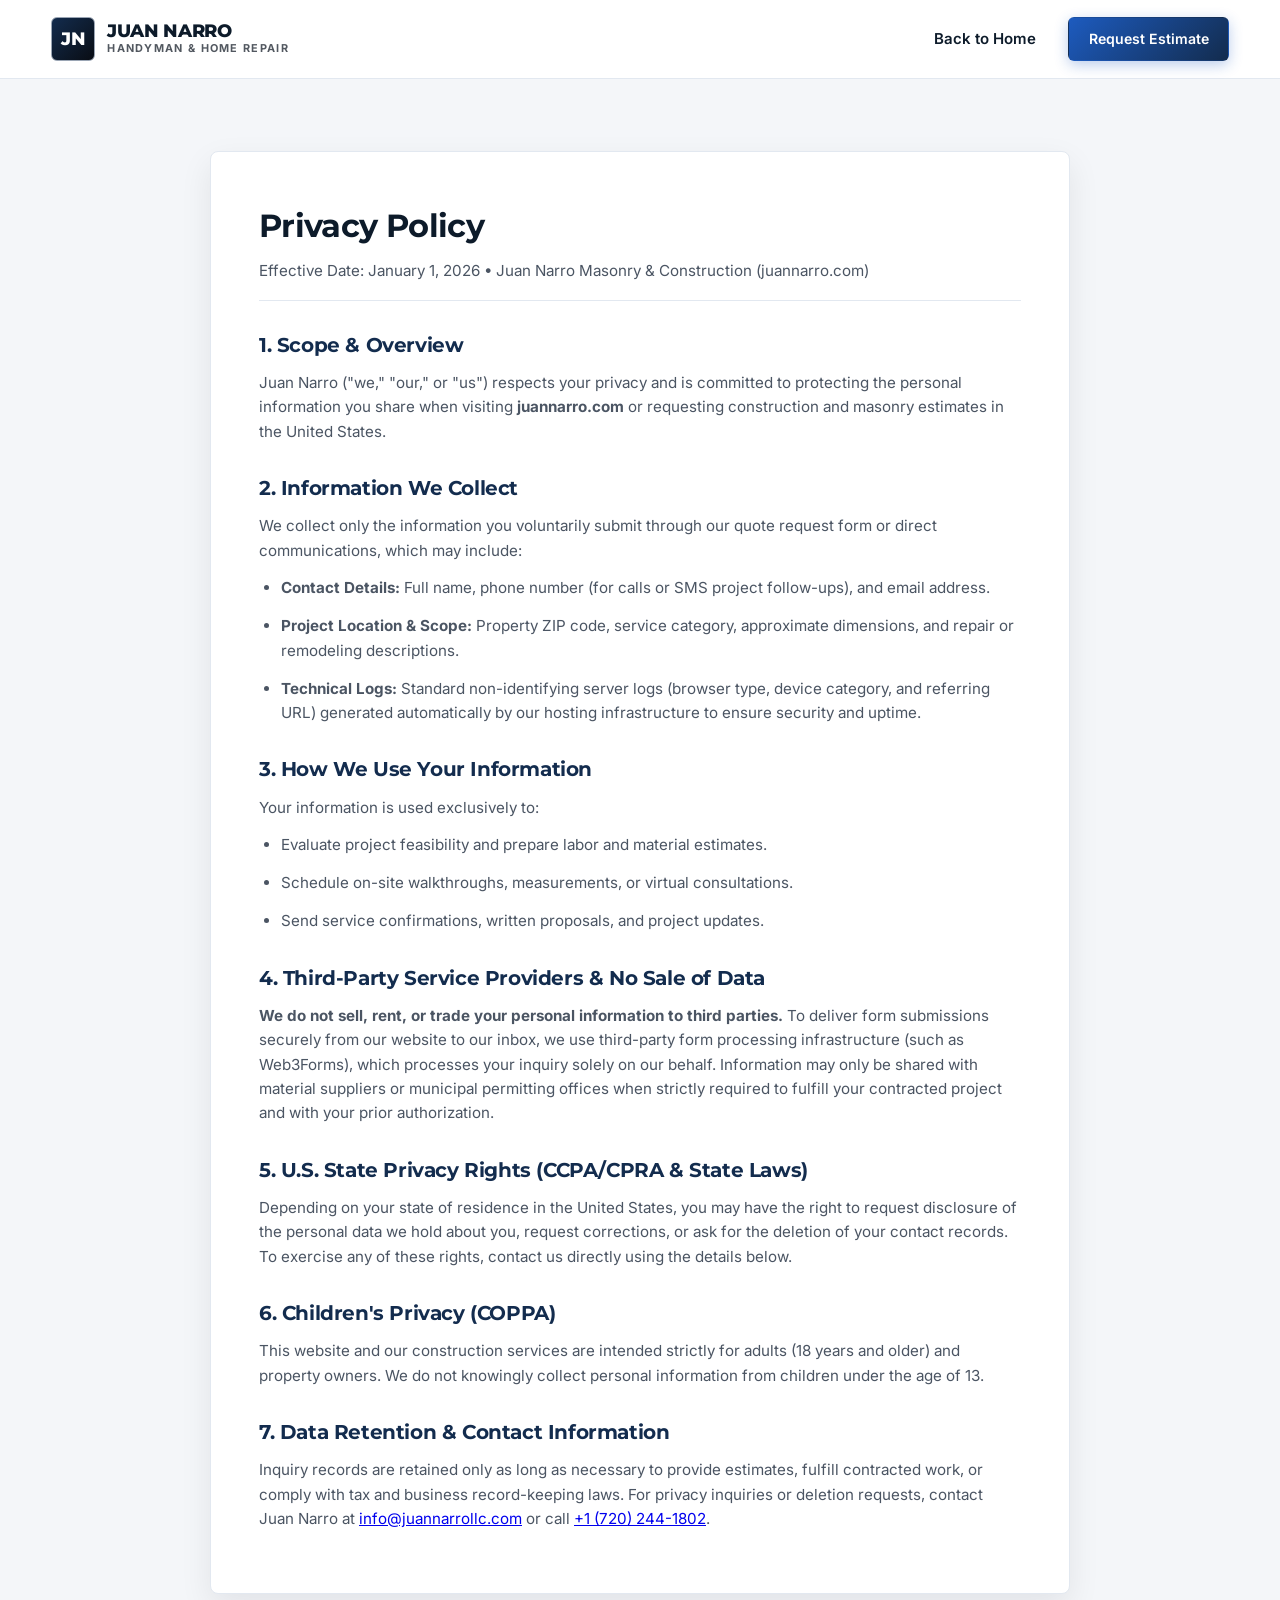
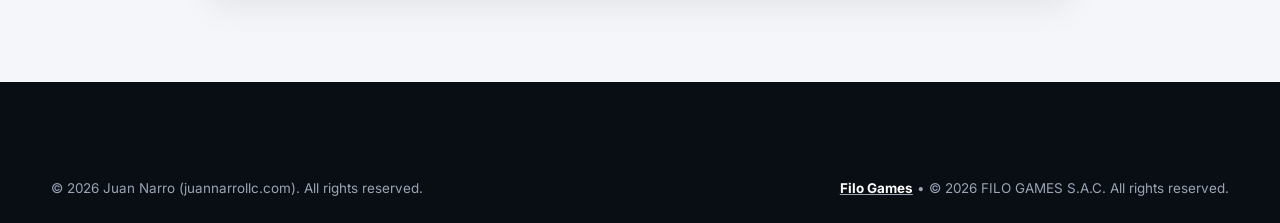
<file: privacy.html>
<!DOCTYPE html>
<html lang="en">
<head>
  <meta charset="UTF-8" />
  <meta name="viewport" content="width=device-width, initial-scale=1.0" />
  <title>Privacy Policy | Juan Narro HANDYMAN & HOME REPAIR</title>
  <meta name="robots" content="noindex, follow" />
  <link rel="preconnect" href="https://fonts.googleapis.com">
  <link rel="preconnect" href="https://fonts.gstatic.com" crossorigin>
  <link href="https://fonts.googleapis.com/css2?family=Inter:wght@400;500;600;700&family=Montserrat:wght@700;800&display=swap" rel="stylesheet">
  <link rel="stylesheet" href="CSS/cssBase.css" />
  <link rel="icon" type="image/svg+xml" href="data:image/svg+xml,%3Csvg xmlns='http://www.w3.org/2000/svg' viewBox='0 0 64 64'%3E%3Cdefs%3E%3ClinearGradient id='g' x1='0%25' y1='0%25' x2='100%25' y2='100%25'%3E%3Cstop offset='0%25' stop-color='%23132c4e'/%3E%3Cstop offset='100%25' stop-color='%23090d14'/%3E%3C/linearGradient%3E%3C/defs%3E%3Crect width='60' height='60' x='2' y='2' rx='12' fill='url(%23g)' stroke='%239aa5b4' stroke-width='3'/%3E%3Ctext x='50%25' y='53%25' dominant-baseline='middle' text-anchor='middle' fill='%23ffffff' font-family='Arial, sans-serif' font-weight='800' font-size='26' letter-spacing='-1'%3EJN%3C/text%3E%3C/svg%3E">
</head>
<body>

  <header class="navbar" id="navbar">
    <div class="container nav-inner">
      <a href="index.html" class="brand">
        <span class="brand-mark" aria-hidden="true">JN</span>
        <span class="brand-text">
          <strong class="brand-name">JUAN NARRO</strong>
          <small class="brand-sub">HANDYMAN &amp; HOME REPAIR</small>
        </span>
      </a>
      <nav class="nav-links" id="nav-links">
        <a href="index.html">Back to Home</a>
        <a href="index.html#estimate" class="btn btn-primary btn-sm">Request Estimate</a>
      </nav>
    </div>
  </header>

  <main class="legal-page">
    <div class="container">
      <article class="legal-article">
        <h1>Privacy Policy</h1>
        <p class="legal-meta">Effective Date: January 1, 2026 &bull; Juan Narro Masonry &amp; Construction (juannarro.com)</p>

        <h2>1. Scope &amp; Overview</h2>
        <p>Juan Narro ("we," "our," or "us") respects your privacy and is committed to protecting the personal information you share when visiting <strong>juannarro.com</strong> or requesting construction and masonry estimates in the United States.</p>

        <h2>2. Information We Collect</h2>
        <p>We collect only the information you voluntarily submit through our quote request form or direct communications, which may include:</p>
        <ul>
          <li><strong>Contact Details:</strong> Full name, phone number (for calls or SMS project follow-ups), and email address.</li>
          <li><strong>Project Location &amp; Scope:</strong> Property ZIP code, service category, approximate dimensions, and repair or remodeling descriptions.</li>
          <li><strong>Technical Logs:</strong> Standard non-identifying server logs (browser type, device category, and referring URL) generated automatically by our hosting infrastructure to ensure security and uptime.</li>
        </ul>

        <h2>3. How We Use Your Information</h2>
        <p>Your information is used exclusively to:</p>
        <ul>
          <li>Evaluate project feasibility and prepare labor and material estimates.</li>
          <li>Schedule on-site walkthroughs, measurements, or virtual consultations.</li>
          <li>Send service confirmations, written proposals, and project updates.</li>
        </ul>

        <h2>4. Third-Party Service Providers &amp; No Sale of Data</h2>
        <p><strong>We do not sell, rent, or trade your personal information to third parties.</strong> To deliver form submissions securely from our website to our inbox, we use third-party form processing infrastructure (such as Web3Forms), which processes your inquiry solely on our behalf. Information may only be shared with material suppliers or municipal permitting offices when strictly required to fulfill your contracted project and with your prior authorization.</p>

        <h2>5. U.S. State Privacy Rights (CCPA/CPRA &amp; State Laws)</h2>
        <p>Depending on your state of residence in the United States, you may have the right to request disclosure of the personal data we hold about you, request corrections, or ask for the deletion of your contact records. To exercise any of these rights, contact us directly using the details below.</p>

        <h2>6. Children's Privacy (COPPA)</h2>
        <p>This website and our construction services are intended strictly for adults (18 years and older) and property owners. We do not knowingly collect personal information from children under the age of 13.</p>

        <h2>7. Data Retention &amp; Contact Information</h2>
        <p>Inquiry records are retained only as long as necessary to provide estimates, fulfill contracted work, or comply with tax and business record-keeping laws. For privacy inquiries or deletion requests, contact Juan Narro at <a href="mailto:contact@juannarro.com">info@juannarrollc.com</a> or call <a href="tel:+17202441802">+1 (720) 244-1802</a>.</p>
      </article>
    </div>
  </main>

  <footer class="footer">
    <div class="footer-bottom">
      <div class="container footer-bottom-inner">
        <p>&copy; 2026 Juan Narro (juannarrollc.com). All rights reserved.</p>
        <p class="dev-credit">
          <a href="https://filogames.com" target="_blank" rel="noopener" style="color: inherit; text-decoration: underline;"><strong>Filo Games</strong></a> &bull; &copy; 2026 FILO GAMES S.A.C. All rights reserved.
        </p>
      </div>
    </div>
  </footer>

</body>
</html>
</file>
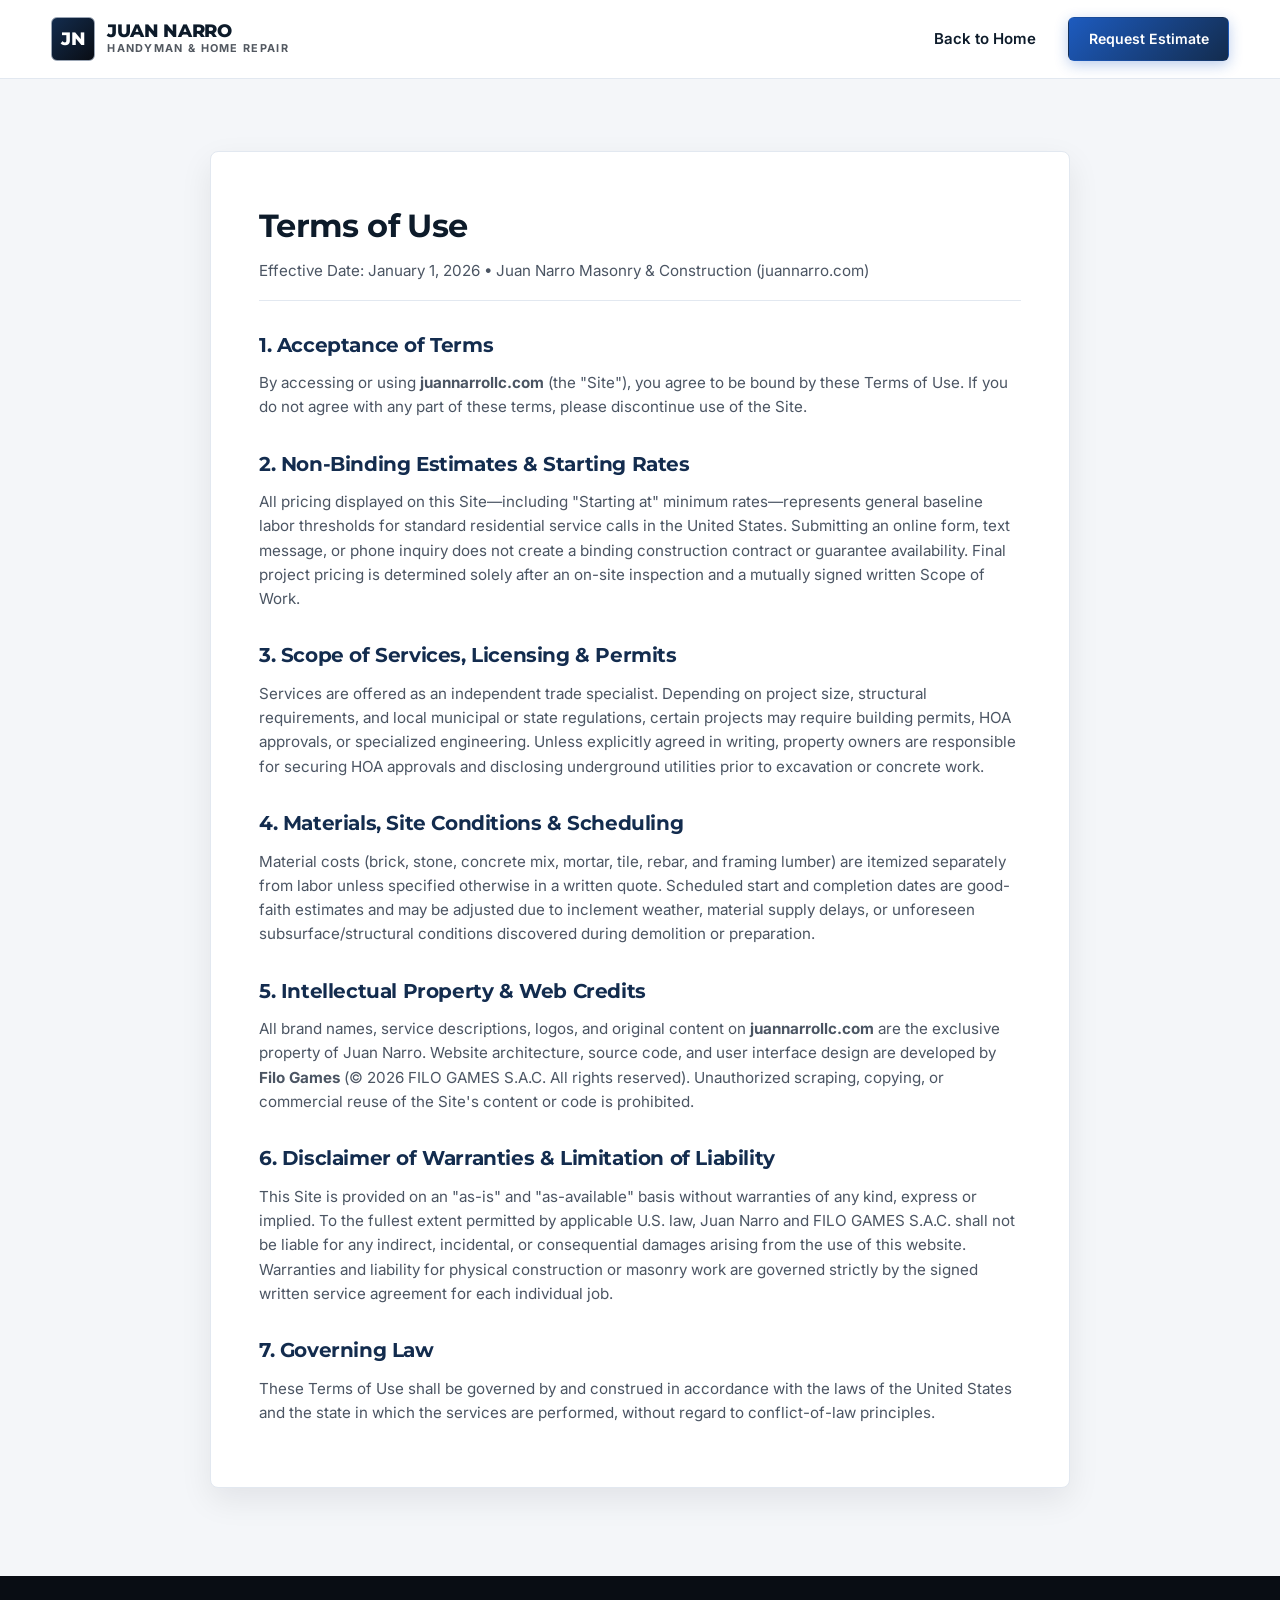
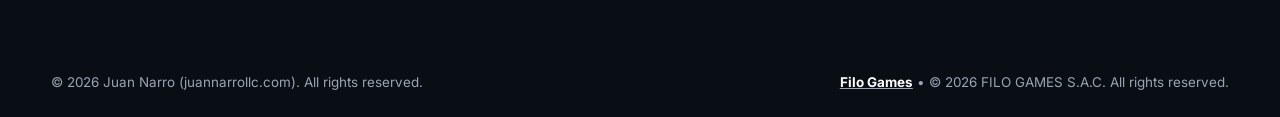
<file: terms.html>
<!DOCTYPE html>
<html lang="en">
<head>
  <meta charset="UTF-8" />
  <meta name="viewport" content="width=device-width, initial-scale=1.0" />
  <title>Terms of Use | Juan Narro HANDYMAN & HOME REPAIR</title>
  <meta name="robots" content="noindex, follow" />
  <link rel="preconnect" href="https://fonts.googleapis.com">
  <link rel="preconnect" href="https://fonts.gstatic.com" crossorigin>
  <link href="https://fonts.googleapis.com/css2?family=Inter:wght@400;500;600;700&family=Montserrat:wght@700;800&display=swap" rel="stylesheet">
  <link rel="stylesheet" href="CSS/cssBase.css" />
  <link rel="icon" type="image/svg+xml" href="data:image/svg+xml,%3Csvg xmlns='http://www.w3.org/2000/svg' viewBox='0 0 64 64'%3E%3Cdefs%3E%3ClinearGradient id='g' x1='0%25' y1='0%25' x2='100%25' y2='100%25'%3E%3Cstop offset='0%25' stop-color='%23132c4e'/%3E%3Cstop offset='100%25' stop-color='%23090d14'/%3E%3C/linearGradient%3E%3C/defs%3E%3Crect width='60' height='60' x='2' y='2' rx='12' fill='url(%23g)' stroke='%239aa5b4' stroke-width='3'/%3E%3Ctext x='50%25' y='53%25' dominant-baseline='middle' text-anchor='middle' fill='%23ffffff' font-family='Arial, sans-serif' font-weight='800' font-size='26' letter-spacing='-1'%3EJN%3C/text%3E%3C/svg%3E">
</head>
<body>

  <header class="navbar" id="navbar">
    <div class="container nav-inner">
      <a href="index.html" class="brand">
        <span class="brand-mark" aria-hidden="true">JN</span>
        <span class="brand-text">
          <strong class="brand-name">JUAN NARRO</strong>
          <small class="brand-sub">HANDYMAN &amp; HOME REPAIR</small>
        </span>
      </a>
      <nav class="nav-links" id="nav-links">
        <a href="index.html">Back to Home</a>
        <a href="index.html#estimate" class="btn btn-primary btn-sm">Request Estimate</a>
      </nav>
    </div>
  </header>

  <main class="legal-page">
    <div class="container">
      <article class="legal-article">
        <h1>Terms of Use</h1>
        <p class="legal-meta">Effective Date: January 1, 2026 &bull; Juan Narro Masonry &amp; Construction (juannarro.com)</p>
        
        <h2>1. Acceptance of Terms</h2>
        <p>By accessing or using <strong>juannarrollc.com</strong> (the "Site"), you agree to be bound by these Terms of Use. If you do not agree with any part of these terms, please discontinue use of the Site.</p>

        <h2>2. Non-Binding Estimates &amp; Starting Rates</h2>
        <p>All pricing displayed on this Site—including "Starting at" minimum rates—represents general baseline labor thresholds for standard residential service calls in the United States. Submitting an online form, text message, or phone inquiry does not create a binding construction contract or guarantee availability. Final project pricing is determined solely after an on-site inspection and a mutually signed written Scope of Work.</p>

        <h2>3. Scope of Services, Licensing &amp; Permits</h2>
        <p>Services are offered as an independent trade specialist. Depending on project size, structural requirements, and local municipal or state regulations, certain projects may require building permits, HOA approvals, or specialized engineering. Unless explicitly agreed in writing, property owners are responsible for securing HOA approvals and disclosing underground utilities prior to excavation or concrete work.</p>

        <h2>4. Materials, Site Conditions &amp; Scheduling</h2>
        <p>Material costs (brick, stone, concrete mix, mortar, tile, rebar, and framing lumber) are itemized separately from labor unless specified otherwise in a written quote. Scheduled start and completion dates are good-faith estimates and may be adjusted due to inclement weather, material supply delays, or unforeseen subsurface/structural conditions discovered during demolition or preparation.</p>

        <h2>5. Intellectual Property &amp; Web Credits</h2>
        <p>All brand names, service descriptions, logos, and original content on <strong>juannarrollc.com</strong> are the exclusive property of Juan Narro. Website architecture, source code, and user interface design are developed by <strong>Filo Games</strong> (&copy; 2026 FILO GAMES S.A.C. All rights reserved). Unauthorized scraping, copying, or commercial reuse of the Site's content or code is prohibited.</p>

        <h2>6. Disclaimer of Warranties &amp; Limitation of Liability</h2>
        <p>This Site is provided on an "as-is" and "as-available" basis without warranties of any kind, express or implied. To the fullest extent permitted by applicable U.S. law, Juan Narro and FILO GAMES S.A.C. shall not be liable for any indirect, incidental, or consequential damages arising from the use of this website. Warranties and liability for physical construction or masonry work are governed strictly by the signed written service agreement for each individual job.</p>

        <h2>7. Governing Law</h2>
        <p>These Terms of Use shall be governed by and construed in accordance with the laws of the United States and the state in which the services are performed, without regard to conflict-of-law principles.</p>
      </article>
    </div>
  </main>

  <footer class="footer">
    <div class="footer-bottom">
      <div class="container footer-bottom-inner">
        <p>&copy; 2026 Juan Narro (juannarrollc.com). All rights reserved.</p>
        <p class="dev-credit">
          <a href="https://filogames.com" target="_blank" rel="noopener" style="color: inherit; text-decoration: underline;"><strong>Filo Games</strong></a> &bull; &copy; 2026 FILO GAMES S.A.C. All rights reserved.
        </p>
      </div>
    </div>
  </footer>

</body>
</html>
</file>
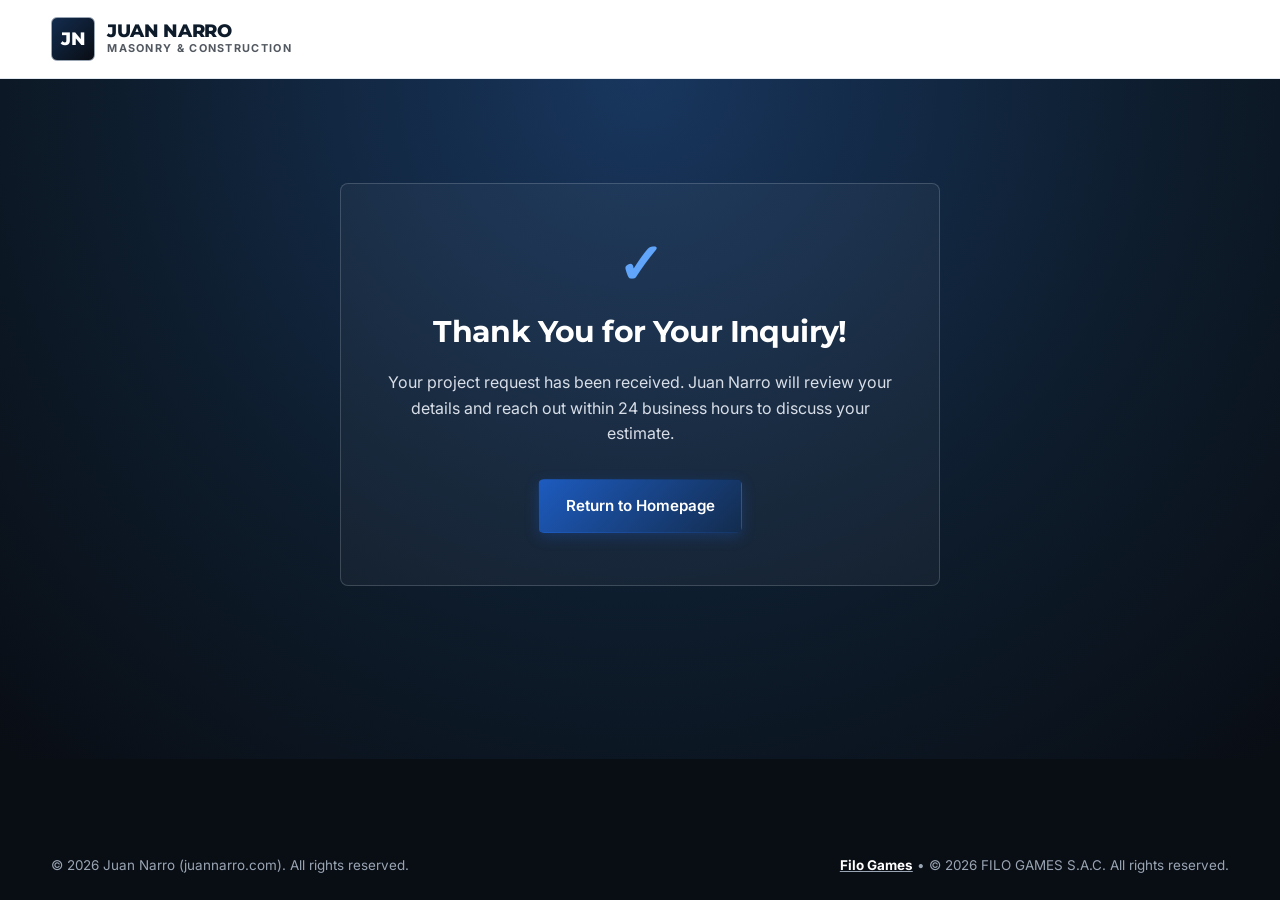
<file: thanks.html>
<!DOCTYPE html>
<html lang="en">
<head>
  <meta charset="UTF-8" />
  <meta name="viewport" content="width=device-width, initial-scale=1.0" />
  <title>Quote Request Received | Juan Narro Construction</title>
  <meta name="robots" content="noindex, nofollow" />
  <link rel="preconnect" href="https://fonts.googleapis.com">
  <link rel="preconnect" href="https://fonts.gstatic.com" crossorigin>
  <link href="https://fonts.googleapis.com/css2?family=Inter:wght@400;500;600;700&family=Montserrat:wght@700;800&display=swap" rel="stylesheet">
  <link rel="stylesheet" href="CSS/cssBase.css" />
  <link rel="icon" type="image/svg+xml" href="data:image/svg+xml,%3Csvg xmlns='http://www.w3.org/2000/svg' viewBox='0 0 64 64'%3E%3Cdefs%3E%3ClinearGradient id='g' x1='0%25' y1='0%25' x2='100%25' y2='100%25'%3E%3Cstop offset='0%25' stop-color='%23132c4e'/%3E%3Cstop offset='100%25' stop-color='%23090d14'/%3E%3C/linearGradient%3E%3C/defs%3E%3Crect width='60' height='60' x='2' y='2' rx='12' fill='url(%23g)' stroke='%239aa5b4' stroke-width='3'/%3E%3Ctext x='50%25' y='53%25' dominant-baseline='middle' text-anchor='middle' fill='%23ffffff' font-family='Arial, sans-serif' font-weight='800' font-size='26' letter-spacing='-1'%3EJN%3C/text%3E%3C/svg%3E">
</head>
<body>

  <header class="navbar">
    <div class="container nav-inner">
      <a href="index.html" class="brand">
        <span class="brand-mark" aria-hidden="true">JN</span>
        <span class="brand-text">
          <strong class="brand-name">JUAN NARRO</strong>
          <small class="brand-sub">MASONRY &amp; CONSTRUCTION</small>
        </span>
      </a>
    </div>
  </header>

  <main class="status-section">
    <div class="container">
      <article class="status-card">
        <span class="status-code" aria-hidden="true">&#10003;</span>
        <h1 id="thanks-heading">Thank You for Your Inquiry!</h1>
        <p>
          Your project request has been received. Juan Narro will review your details and reach out within 24 business hours to discuss your estimate.
        </p>
        <a href="index.html" class="btn btn-primary">Return to Homepage</a>
      </article>
    </div>
  </main>

  <footer class="footer">
    <div class="footer-bottom">
      <div class="container footer-bottom-inner">
        <p>&copy; 2026 Juan Narro (juannarro.com). All rights reserved.</p>
        <p class="dev-credit">
          <a href="https://filogames.com" target="_blank" rel="noopener" style="color: inherit; text-decoration: underline;"><strong>Filo Games</strong></a> &bull; &copy; 2026 FILO GAMES S.A.C. All rights reserved.
        </p>
      </div>
    </div>
  </footer>

  <script>
    const params = new URLSearchParams(window.location.search);
    const clientName = params.get('name');
    if (clientName) {
      document.getElementById('thanks-heading').textContent = `Thank You, ${clientName}!`;
    }
  </script>
</body>
</html>
</file>
<file: CSS/cssBase.css>
:root {
  --black: #090d14;
  --navy-dark: #0d1b2a;
  --navy-primary: #132c4e;
  --blue-accent: #1d5bbf;
  --blue-hover: #256ee0;
  --silver-light: #f4f6f9;
  --silver-mid: #d8dee8;
  --silver-metallic: #9aa5b4;
  --white: #ffffff;
  --text-dark: #111827;
  --text-muted: #4b5563;
  --border-light: #e2e8f0;
  --shadow-card: 0 12px 32px rgba(9, 13, 20, 0.08);
  --shadow-hover: 0 20px 40px rgba(19, 44, 78, 0.16);
  --radius: 8px;
  --transition: all 0.35s cubic-bezier(0.22, 1, 0.36, 1);
}

* {
  margin: 0;
  padding: 0;
  box-sizing: border-box;
}

html {
  scroll-behavior: smooth;
}

body {
  font-family: 'Inter', sans-serif;
  color: var(--text-dark);
  background-color: var(--white);
  line-height: 1.6;
  overflow-x: hidden;
  display: flex;
  flex-direction: column;
  min-height: 100vh;
}

main {
  flex: 1;
}

h1, h2, h3, h4, .brand-name {
  font-family: 'Montserrat', sans-serif;
  letter-spacing: -0.02em;
}

address {
  font-style: normal;
}

fieldset {
  border: none;
}

.container {
  width: 92%;
  max-width: 1200px;
  margin: 0 auto;
}

/* Top Bar */
.top-bar {
  background-color: var(--black);
  color: var(--silver-mid);
  font-size: 0.82rem;
  padding: 0.55rem 0;
  border-bottom: 1px solid rgba(255, 255, 255, 0.08);
}

.top-bar-inner {
  display: flex;
  justify-content: space-between;
  align-items: center;
  flex-wrap: wrap;
  gap: 0.5rem;
}

.top-bar .dot {
  display: inline-block;
  width: 8px;
  height: 8px;
  background-color: #38bdf8;
  border-radius: 50%;
  margin-right: 6px;
  box-shadow: 0 0 8px #38bdf8;
}

.top-bar a {
  color: var(--white);
  text-decoration: none;
  font-weight: 600;
}

.top-bar .divider {
  margin: 0 10px;
  color: var(--silver-metallic);
}

/* Navbar */
.navbar {
  position: sticky;
  top: 0;
  z-index: 1000;
  background: rgba(255, 255, 255, 0.96);
  backdrop-filter: blur(10px);
  border-bottom: 1px solid var(--border-light);
  transition: var(--transition);
}

.navbar.scrolled {
  box-shadow: 0 4px 20px rgba(9, 13, 20, 0.08);
}

.nav-inner {
  display: flex;
  justify-content: space-between;
  align-items: center;
  height: 78px;
}

.brand {
  display: flex;
  align-items: center;
  gap: 12px;
  text-decoration: none;
}

.brand-mark {
  width: 44px;
  height: 44px;
  background: linear-gradient(135deg, var(--navy-primary), var(--black));
  color: var(--white);
  font-family: 'Montserrat', sans-serif;
  font-weight: 800;
  font-size: 1.15rem;
  display: flex;
  align-items: center;
  justify-content: center;
  border-radius: 6px;
  border: 1px solid var(--silver-metallic);
}

.brand-text {
  display: flex;
  flex-direction: column;
}

.brand-name {
  color: var(--navy-dark);
  font-weight: 800;
  font-size: 1.1rem;
  line-height: 1.1;
}

.brand-sub {
  color: #525860;
  font-size: 0.68rem;
  font-weight: 700;
  letter-spacing: 0.12em;
}

.nav-links {
  display: flex;
  align-items: center;
  gap: 2rem;
}

.nav-links a:not(.btn) {
  text-decoration: none;
  color: var(--navy-dark);
  font-weight: 600;
  font-size: 0.94rem;
  transition: color 0.2s;
  position: relative;
}

.nav-links a:not(.btn)::after {
  content: '';
  position: absolute;
  bottom: -4px;
  left: 50%;
  width: 0;
  height: 2px;
  background-color: var(--blue-accent);
  transition: width 0.3s ease, left 0.3s ease;
}

.nav-links a:not(.btn):hover {
  color: var(--blue-accent);
}

.nav-links a:not(.btn):hover::after {
  width: 100%;
  left: 0;
}

/* Buttons */
.btn {
  display: inline-flex;
  align-items: center;
  justify-content: center;
  padding: 0.85rem 1.65rem;
  border-radius: 6px;
  font-weight: 600;
  font-size: 0.95rem;
  text-decoration: none;
  cursor: pointer;
  border: 1px solid transparent;
  transition: var(--transition);
}

.btn-sm {
  padding: 0.6rem 1.2rem;
  font-size: 0.88rem;
}

.btn-block {
  width: 100%;
}

.btn-primary {
  background: linear-gradient(135deg, var(--blue-accent), var(--navy-primary));
  color: var(--white);
  box-shadow: 0 4px 14px rgba(29, 91, 191, 0.3);
}

.btn-primary:hover {
  background: linear-gradient(135deg, var(--blue-hover), var(--blue-accent));
  transform: translateY(-2px);
  box-shadow: 0 8px 20px rgba(29, 91, 191, 0.4);
}

.btn-outline {
  background: transparent;
  color: var(--white);
  border-color: var(--silver-metallic);
}

.btn-outline:hover {
  background: rgba(255, 255, 255, 0.1);
  border-color: var(--white);
}

/* Hero Section (Optimizado para mostrar botones y métricas sin scroll) */
.hero {
  position: relative;
  background: radial-gradient(circle at top center, #18365e 0%, var(--navy-dark) 55%, var(--black) 100%);
  background-image: linear-gradient(rgba(9, 13, 20, 0.78), rgba(13, 27, 42, 0.92)),
    linear-gradient(rgba(255, 255, 255, 0.03) 1px, transparent 1px),
    linear-gradient(90deg, rgba(255, 255, 255, 0.03) 1px, transparent 1px);
  background-size: cover, 40px 40px, 40px 40px;
  color: var(--white);
  padding: 4.5rem 0 3.5rem; /* Reducido para ganar espacio vertical */
  text-align: center;
}

.hero-content {
  max-width: 820px;
  margin: 0 auto;
}

.badge-silver {
  display: inline-block;
  padding: 0.3rem 0.85rem;
  background: rgba(216, 222, 232, 0.12);
  border: 1px solid rgba(216, 222, 232, 0.3);
  color: var(--silver-mid);
  font-size: 0.72rem;
  font-weight: 700;
  letter-spacing: 0.12em;
  border-radius: 4px;
  margin-bottom: 1rem;
}

.hero h1 {
  font-size: clamp(2.1rem, 4vw, 3.3rem);
  font-weight: 800;
  line-height: 1.14;
  margin-bottom: 1rem;
  color: var(--white);
}

.hero-lead {
  font-size: 1.05rem;
  color: var(--silver-mid);
  margin: 0 auto 1.75rem;
  max-width: 650px;
}

.hero-actions {
  display: flex;
  justify-content: center;
  gap: 1rem;
  flex-wrap: wrap;
  margin-bottom: 2.25rem; /* Subido para encajar en el primer pantallazo */
}

.hero-metrics {
  display: flex;
  justify-content: center;
  align-items: center;
  gap: 2.5rem;
  flex-wrap: wrap;
  padding-top: 1.5rem;
  border-top: 1px solid rgba(255, 255, 255, 0.12);
}

.metric {
  display: flex;
  flex-direction: column-reverse;
  padding: 0 1.25rem;
  border-right: 1px solid rgba(255, 255, 255, 0.15);
}

.metric:last-child {
  border-right: none;
}

.metric dd {
  font-family: 'Montserrat', sans-serif;
  font-size: 1.35rem;
  font-weight: 800;
  color: var(--white);
}

.metric dt {
  font-size: 0.82rem;
  color: var(--silver-metallic);
}

/* Sections */
.section {
  padding: 5.5rem 0;
}

.section-light {
  background-color: var(--white);
}

.section-silver {
  background-color: var(--silver-light);
}

.section-dark {
  background-color: var(--navy-dark);
  color: var(--white);
}

.section-header {
  text-align: center;
  max-width: 680px;
  margin: 0 auto 3.5rem;
}

.eyebrow {
  display: inline-block;
  font-size: 0.78rem;
  font-weight: 700;
  letter-spacing: 0.14em;
  color: var(--blue-accent);
  margin-bottom: 0.6rem;
}

.eyebrow-silver {
  color: var(--silver-metallic);
}

.section-header h2 {
  font-size: clamp(1.8rem, 3vw, 2.45rem);
  margin-bottom: 0.85rem;
}

.section-dark .section-header p {
  color: var(--silver-mid);
}

/* Services Grid */
.services-grid {
  display: grid;
  grid-template-columns: repeat(auto-fit, minmax(330px, 1fr));
  gap: 1.75rem;
}

.service-card {
  background: var(--white);
  border: 1px solid var(--border-light);
  border-radius: var(--radius);
  padding: 2rem;
  display: flex;
  flex-direction: column;
  justify-content: space-between;
  box-shadow: var(--shadow-card);
  transition: var(--transition);
  position: relative;
  overflow: hidden;
}

.service-card::before {
  content: '';
  position: absolute;
  top: 0;
  left: 0;
  width: 100%;
  height: 3px;
  background: linear-gradient(90deg, var(--navy-primary), var(--blue-accent));
  transform: scaleX(0);
  transform-origin: left;
  transition: transform 0.35s ease;
}

.service-card:hover {
  transform: translateY(-6px);
  box-shadow: var(--shadow-hover);
  border-color: var(--silver-mid);
}

.service-card:hover::before {
  transform: scaleX(1);
}

.service-cat {
  font-size: 0.74rem;
  font-weight: 700;
  text-transform: uppercase;
  letter-spacing: 0.1em;
  color: var(--blue-accent);
  margin-bottom: 0.5rem;
  display: block;
}

.service-card h3 {
  font-size: 1.25rem;
  color: var(--navy-dark);
  margin-bottom: 0.75rem;
}

.service-card p {
  color: var(--text-muted);
  font-size: 0.94rem;
  margin-bottom: 1.25rem;
}

/* Tarjeta sobrante alineada y centrada automáticamente (Forzado por clase de JS) */
.service-card.is-centered-orphan {
  grid-column: 1 / -1 !important;
  max-width: 600px !important;
  margin: 0 auto !important;
  width: 100% !important;
}

.service-features {
  list-style: none;
  margin-bottom: 1.5rem;
  padding-top: 1rem;
  border-top: 1px solid var(--border-light);
}

.service-features li {
  font-size: 0.86rem;
  color: var(--text-dark);
  margin-bottom: 0.4rem;
  padding-left: 1.2rem;
  position: relative;
}

.service-features li::before {
  content: '▪';
  position: absolute;
  left: 0;
  color: var(--blue-accent);
}

.service-price-box {
  background: var(--silver-light);
  padding: 1rem 1.25rem;
  border-radius: 6px;
  display: flex;
  justify-content: space-between;
  align-items: center;
  border: 1px solid var(--border-light);
}

.price-label {
  font-size: 0.78rem;
  color: var(--text-muted);
  display: block;
}

.price-value {
  font-family: 'Montserrat', sans-serif;
  font-size: 1.45rem;
  font-weight: 800;
  color: var(--navy-dark);
}

.btn-select-service {
  padding: 0.55rem 1rem;
  background: var(--navy-dark);
  color: var(--white);
  border: none;
  border-radius: 4px;
  font-size: 0.82rem;
  font-weight: 600;
  cursor: pointer;
  transition: background 0.2s;
}

.btn-select-service:hover {
  background: var(--blue-accent);
}

.pricing-disclaimer {
  margin-top: 2.5rem;
  padding: 1.15rem 1.5rem;
  background: var(--silver-light);
  border-left: 4px solid var(--navy-primary);
  font-size: 0.88rem;
  color: var(--text-muted);
  border-radius: 0 6px 6px 0;
}

/* Standards Grid (Semantic <ol>) */
.standards-grid {
  list-style: none;
  display: grid;
  grid-template-columns: repeat(auto-fit, minmax(280px, 1fr));
  gap: 2rem;
}

.standard-item {
  background: rgba(255, 255, 255, 0.04);
  border: 1px solid rgba(216, 222, 232, 0.14);
  padding: 2.25rem;
  border-radius: var(--radius);
  transition: var(--transition);
}

.standard-item:hover {
  background: rgba(255, 255, 255, 0.07);
  border-color: var(--silver-metallic);
  transform: translateY(-4px);
}

.standard-num {
  display: block;
  font-family: 'Montserrat', sans-serif;
  font-size: 1.75rem;
  font-weight: 800;
  color: #60a5fa;
  margin-bottom: 1rem;
}

.standard-item h3 {
  font-size: 1.2rem;
  margin-bottom: 0.75rem;
}

.standard-item p {
  color: var(--silver-mid);
  font-size: 0.94rem;
}

/* Testimonials (Semantic <figure> & <blockquote>) */
.testimonials-grid {
  display: grid;
  grid-template-columns: repeat(auto-fit, minmax(300px, 1fr));
  gap: 1.75rem;
}

.testimonial-card {
  background: var(--white);
  padding: 2rem;
  border-radius: var(--radius);
  border: 1px solid var(--border-light);
  box-shadow: var(--shadow-card);
  display: flex;
  flex-direction: column;
  justify-content: space-between;
}

.stars {
  color: var(--blue-accent);
  font-size: 1.1rem;
  margin-bottom: 0.85rem;
  letter-spacing: 2px;
}

.testimonial-card blockquote {
  font-style: italic;
  color: var(--text-dark);
  margin-bottom: 1.25rem;
  font-size: 0.95rem;
}

.testimonial-author strong {
  display: block;
  color: var(--navy-dark);
  font-size: 0.95rem;
}

.testimonial-author span {
  font-size: 0.82rem;
  color: var(--text-muted);
}

/* Bottom Estimate & Contact Section */
.estimate-section {
  background: linear-gradient(135deg, var(--black) 0%, var(--navy-dark) 55%, var(--navy-primary) 100%);
  color: var(--white);
}

.estimate-layout {
  display: grid;
  grid-template-columns: 1fr 1.1fr;
  gap: 3.5rem;
  align-items: center;
}

.estimate-info h2 {
  font-size: clamp(1.85rem, 3vw, 2.5rem);
  margin-bottom: 1rem;
  line-height: 1.2;
}

.estimate-info > p {
  color: var(--silver-mid);
  margin-bottom: 2rem;
  font-size: 1.02rem;
}

.direct-contact-list {
  display: flex;
  flex-direction: column;
  gap: 0.9rem;
  padding-top: 1.5rem;
  border-top: 1px solid rgba(255, 255, 255, 0.14);
}

.direct-contact-list p {
  font-size: 0.95rem;
  color: var(--silver-mid);
}

.direct-contact-list strong {
  color: var(--white);
  display: inline-block;
  min-width: 135px;
}

.direct-contact-list a {
  color: #60a5fa;
  text-decoration: none;
  font-weight: 600;
}

.direct-contact-list a:hover {
  text-decoration: underline;
}

/* Estimate Form Card */
.estimate-card {
  background: var(--white);
  color: var(--text-dark);
  padding: 2.5rem;
  border-radius: var(--radius);
  box-shadow: 0 24px 48px rgba(0, 0, 0, 0.45);
  border-top: 4px solid var(--blue-accent);
}

.card-header h3 {
  font-size: 1.45rem;
  color: var(--navy-dark);
  margin-bottom: 0.35rem;
}

.card-header p {
  font-size: 0.9rem;
  color: var(--text-muted);
  margin-bottom: 1.5rem;
}

.form-group {
  display: block;
  margin-bottom: 1.1rem;
}

.form-row {
  display: grid;
  grid-template-columns: 1fr 1fr;
  gap: 0.85rem;
}

.form-group span {
  display: block;
  font-size: 0.82rem;
  font-weight: 600;
  color: var(--navy-dark);
  margin-bottom: 0.35rem;
}

.form-group input,
.form-group select,
.form-group textarea {
  width: 100%;
  padding: 0.72rem 0.85rem;
  border: 1px solid var(--silver-mid);
  border-radius: 6px;
  font-family: inherit;
  font-size: 0.92rem;
  color: var(--text-dark);
  background: var(--silver-light);
  transition: border-color 0.2s, background 0.2s;
}

.form-group input:focus,
.form-group select:focus,
.form-group textarea:focus {
  outline: none;
  border-color: var(--blue-accent);
  background: var(--white);
}

/* Legal & Status Pages (privacy.html, terms.html, thanks.html, 404.html) */
.legal-page {
  padding: 4.5rem 0 5.5rem;
  background-color: var(--silver-light);
}

.legal-article {
  background: var(--white);
  max-width: 860px;
  margin: 0 auto;
  padding: 3rem;
  border-radius: var(--radius);
  border: 1px solid var(--border-light);
  box-shadow: var(--shadow-card);
}

.legal-article h1 {
  font-size: 2rem;
  color: var(--navy-dark);
  margin-bottom: 0.5rem;
}

.legal-meta {
  font-size: 0.85rem;
  color: var(--text-muted);
  margin-bottom: 2rem;
  padding-bottom: 1rem;
  border-bottom: 1px solid var(--border-light);
}

.legal-article h2 {
  font-size: 1.25rem;
  color: var(--navy-primary);
  margin: 1.75rem 0 0.65rem;
}

.legal-article p, .legal-article li {
  color: var(--text-muted);
  font-size: 0.95rem;
  margin-bottom: 0.85rem;
}

.legal-article ul {
  padding-left: 1.4rem;
  margin-bottom: 1rem;
}

.status-section {
  padding: 6.5rem 0;
  text-align: center;
  background: radial-gradient(circle at top, #18365e 0%, var(--navy-dark) 60%, var(--black) 100%);
  color: var(--white);
}

.status-card {
  max-width: 600px;
  margin: 0 auto;
  background: rgba(255, 255, 255, 0.04);
  border: 1px solid rgba(216, 222, 232, 0.2);
  padding: 3.25rem 2.25rem;
  border-radius: var(--radius);
}

.status-code {
  display: inline-block;
  font-family: 'Montserrat', sans-serif;
  font-size: 3.5rem;
  font-weight: 800;
  color: #60a5fa;
  line-height: 1;
  margin-bottom: 1rem;
}

.status-card h1 {
  font-size: 1.9rem;
  margin-bottom: 0.85rem;
}

.status-card p {
  color: var(--silver-mid);
  margin-bottom: 2rem;
}

/* Footer */
.footer {
  background-color: var(--black);
  color: var(--silver-mid);
  padding-top: 4.5rem;
}

.footer-grid {
  display: grid;
  grid-template-columns: 1.5fr 1fr 1fr 1.2fr;
  gap: 2.5rem;
  padding-bottom: 3.5rem;
  border-bottom: 1px solid rgba(255, 255, 255, 0.1);
}

.footer .brand-name {
  color: var(--white);
}

.footer-desc {
  margin-top: 1rem;
  font-size: 0.9rem;
  color: var(--silver-metallic);
  max-width: 320px;
}

.footer-col h4 {
  color: var(--white);
  font-size: 0.95rem;
  margin-bottom: 1.1rem;
  text-transform: uppercase;
  letter-spacing: 0.06em;
}

.footer-col ul {
  list-style: none;
}

.footer-col ul li {
  margin-bottom: 0.6rem;
  font-size: 0.9rem;
}

.footer-col ul a {
  color: var(--silver-metallic);
  text-decoration: none;
  transition: color 0.2s;
}

.footer-col ul a:hover {
  color: var(--white);
}

.footer-bottom {
  padding: 1.5rem 0;
  font-size: 0.84rem;
  color: var(--silver-metallic);
}

.footer-bottom-inner {
  display: flex;
  justify-content: space-between;
  align-items: center;
  flex-wrap: wrap;
  gap: 1rem;
}

.dev-credit strong {
  color: var(--white);
}

/* Scroll Reveal Animations */
.reveal {
  opacity: 0;
  transform: translateY(28px);
  transition: opacity 0.75s cubic-bezier(0.22, 1, 0.36, 1),
              transform 0.75s cubic-bezier(0.22, 1, 0.36, 1);
}

.reveal.active {
  opacity: 1;
  transform: translateY(0);
}

.delay-1 { transition-delay: 0.12s; }
.delay-2 { transition-delay: 0.24s; }

/* Mobile Menu */
.menu-toggle {
  display: none;
  flex-direction: column;
  gap: 5px;
  background: none;
  border: none;
  cursor: pointer;
}

.menu-toggle span {
  width: 26px;
  height: 2px;
  background: var(--navy-dark);
}

/* Available by Request Box */
.special-projects {
  margin-top: 2.5rem;
  background: var(--navy-dark);
  color: var(--white);
  border-radius: var(--radius);
  padding: 2.25rem;
  display: grid;
  grid-template-columns: 1.4fr 1fr;
  gap: 2rem;
  align-items: center;
  border: 1px solid rgba(216, 222, 232, 0.2);
}

.special-projects h3 {
  font-size: 1.4rem;
  margin-bottom: 0.65rem;
}

.special-projects p {
  color: var(--silver-mid);
  font-size: 0.94rem;
  margin-bottom: 1rem;
}

.inline-check-list {
  list-style: none;
  display: flex;
  flex-direction: column;
  gap: 0.45rem;
}

.inline-check-list li {
  font-size: 0.9rem;
  padding-left: 1.35rem;
  position: relative;
}

.inline-check-list li::before {
  content: '✓';
  position: absolute;
  left: 0;
  color: #60a5fa;
  font-weight: 700;
}

.special-projects-cta {
  background: rgba(255, 255, 255, 0.05);
  padding: 1.5rem;
  border-radius: 6px;
  border: 1px solid rgba(255, 255, 255, 0.1);
}

/* Service Area Grid */
.area-grid {
  display: grid;
  grid-template-columns: repeat(auto-fit, minmax(250px, 1fr));
  gap: 1.5rem;
}

.area-card {
  background: var(--white);
  padding: 1.65rem;
  border-radius: var(--radius);
  border: 1px solid var(--border-light);
  box-shadow: var(--shadow-card);
}

.area-card h3 {
  font-size: 1.05rem;
  color: var(--blue-accent);
  margin-bottom: 0.5rem;
}

.area-card p {
  font-size: 0.92rem;
  color: var(--text-dark);
}

.area-note {
  text-align: center;
  margin-top: 2rem;
  font-size: 0.94rem;
  color: var(--text-muted);
}

.area-note a {
  color: var(--blue-accent);
  font-weight: 600;
}

/* Transición fluida para las barras del menú hamburguesa */
.menu-toggle span {
  display: block;
  width: 26px;
  height: 2px;
  background: var(--navy-dark);
  transition: transform 0.3s ease, opacity 0.3s ease;
}

/* Animación a forma de "X" cuando el menú está abierto (clase .open que controla JS) */
.menu-toggle.open span:nth-child(1) {
  transform: translateY(7px) rotate(45deg);
}
.menu-toggle.open span:nth-child(2) {
  opacity: 0;
}
.menu-toggle.open span:nth-child(3) {
  transform: translateY(-7px) rotate(-45deg);
}

/* Animación de despliegue suave para el contenedor de enlaces móviles */
.nav-links {
  transition: all 0.35s cubic-bezier(0.22, 1, 0.36, 1);
}

/* FAQ Accordion con transición de apertura suave */
.faq-list {
  max-width: 820px;
  margin: 0 auto;
  display: flex;
  flex-direction: column;
  gap: 0.85rem;
}

.faq-item {
  background: var(--silver-light);
  border: 1px solid var(--border-light);
  border-radius: var(--radius);
  padding: 1.15rem 1.5rem;
  transition: var(--transition);
}

.faq-item[open] {
  background: var(--white);
  border-color: var(--blue-accent);
  box-shadow: var(--shadow-card);
}

.faq-item summary {
  font-family: 'Montserrat', sans-serif;
  font-weight: 700;
  font-size: 1rem;
  color: var(--navy-dark);
  cursor: pointer;
  list-style: none;
  display: flex;
  justify-content: space-between;
  align-items: center;
}

.faq-item summary::-webkit-details-marker {
  display: none;
}

.faq-item summary::after {
  content: '+';
  font-size: 1.35rem;
  color: var(--blue-accent);
  font-weight: 700;
  transition: transform 0.4s cubic-bezier(0.22, 1, 0.36, 1);
}

.faq-item[open] summary::after {
  content: '−';
  transform: rotate(180deg);
}

/* Animación de apertura suave y pausada para el contenido */
.faq-item p {
  margin-top: 0.85rem;
  padding-top: 0.85rem;
  border-top: 1px solid var(--border-light);
  color: var(--text-muted);
  font-size: 0.93rem;
  animation: fadeInFAQ 0.5s cubic-bezier(0.22, 1, 0.36, 1) forwards;
}

@keyframes fadeInFAQ {
  from {
    opacity: 0;
    transform: translateY(-8px);
  }
  to {
    opacity: 1;
    transform: translateY(0);
  }
}

/* Recent Projects Gallery Grid */
.projects-grid {
  display: grid;
  grid-template-columns: repeat(auto-fit, minmax(310px, 1fr));
  gap: 1.75rem;
}

.project-card {
  background: var(--white);
  border: 1px solid var(--border-light);
  border-radius: var(--radius);
  overflow: hidden;
  box-shadow: var(--shadow-card);
  transition: var(--transition);
  display: flex;
  flex-direction: column;
}

.project-card:hover {
  transform: translateY(-6px);
  box-shadow: var(--shadow-hover);
  border-color: var(--silver-mid);
}

.project-img-wrap {
  position: relative;
  width: 100%;
  height: 380px; /* Incrementado para acomodar fotos verticales de forma ideal */
  background-color: var(--navy-dark);
  overflow: hidden;
  display: flex;
  align-items: center;
  justify-content: center;
}

.project-img-wrap img {
  width: 100%;
  height: 100%;
  object-fit: cover; /* Mantiene la proporción cubriendo el espacio armoniosamente */
  display: block;
  transition: transform 0.5s cubic-bezier(0.22, 1, 0.36, 1);
}

.project-card:hover .project-img-wrap img {
  transform: scale(1.05);
}

.project-year {
  position: absolute;
  bottom: 12px;
  left: 12px;
  background: rgba(9, 13, 20, 0.85);
  backdrop-filter: blur(6px);
  color: var(--white);
  font-size: 0.74rem;
  font-weight: 700;
  letter-spacing: 0.06em;
  padding: 0.3rem 0.75rem;
  border-radius: 4px;
  border: 1px solid rgba(255, 255, 255, 0.18);
}

.project-body {
  padding: 1.5rem;
}

.project-body h3 {
  font-size: 1.12rem;
  color: var(--navy-dark);
  margin-bottom: 0.45rem;
}

.project-body p {
  font-size: 0.9rem;
  color: var(--text-muted);
  margin: 0;
}

.service-card.is-centered-orphan,
.project-card.is-centered-orphan {
  grid-column: 1 / -1 !important;
  max-width: 600px !important;
  margin: 0 auto !important;
  width: 100% !important;
}

/* Por defecto en escritorio: ocultamos los enlaces puramente informativos secundarios de la barra superior */
.nav-links .mobile-only-link {
  display: none;
}

/* Estilo y animación hover para el botón secundario de SMS en el formulario */
form .btn.btn-block:not([type="submit"]) {
  transition: var(--transition);
}

form .btn.btn-block:not([type="submit"]):hover {
  background-color: var(--silver-light) !important;
  border-color: var(--navy-dark) !important;
  transform: translateY(-2px);
  box-shadow: 0 4px 12px rgba(9, 13, 20, 0.08);
}

/* Cuando se despliega el menú en dispositivos móviles o tablets, los mostramos ordenados */
@media (max-width: 768px) {
  .nav-links .mobile-only-link {
    display: block;
  }
  
  .nav-links {
    gap: 1rem !important;
  }
  
  .nav-links a:not(.btn) {
    padding: 0.4rem 0;
    border-bottom: 1px solid var(--border-light);
    width: 100%;
  }
}

@media (max-width: 960px) {
  .estimate-layout {
    grid-template-columns: 1fr;
  }
  .footer-grid {
    grid-template-columns: 1fr 1fr;
  }
}

@media (max-width: 768px) {

  .special-projects { grid-template-columns: 1fr; }

  .menu-toggle {
    display: flex;
  }
  
  .nav-links {
    display: flex !important; /* Lo mantenemos en el DOM para animar su visibilidad */
    visibility: hidden;
    opacity: 0;
    transform: translateX(-100%); /* Comienza oculto a la izquierda */
    position: absolute;
    top: 78px;
    left: 0;
    width: 100%;
    background: var(--white);
    flex-direction: column;
    padding: 1.5rem;
    border-bottom: 1px solid var(--border-light);
    box-shadow: 0 10px 25px rgba(0,0,0,0.1);
    transition: transform 0.4s cubic-bezier(0.22, 1, 0.36, 1), 
                opacity 0.4s cubic-bezier(0.22, 1, 0.36, 1), 
                visibility 0.4s;
  }

  .nav-links.open {
    visibility: visible;
    opacity: 1;
    transform: translateX(0); /* Se desliza suavemente hasta su posición */
  }

  .footer-grid {
    grid-template-columns: 1fr;
  }
  .form-row {
    grid-template-columns: 1fr;
  }
  .metric {
    border-right: none;
  }
  .legal-article {
    padding: 1.75rem;
  }
}
</file>
